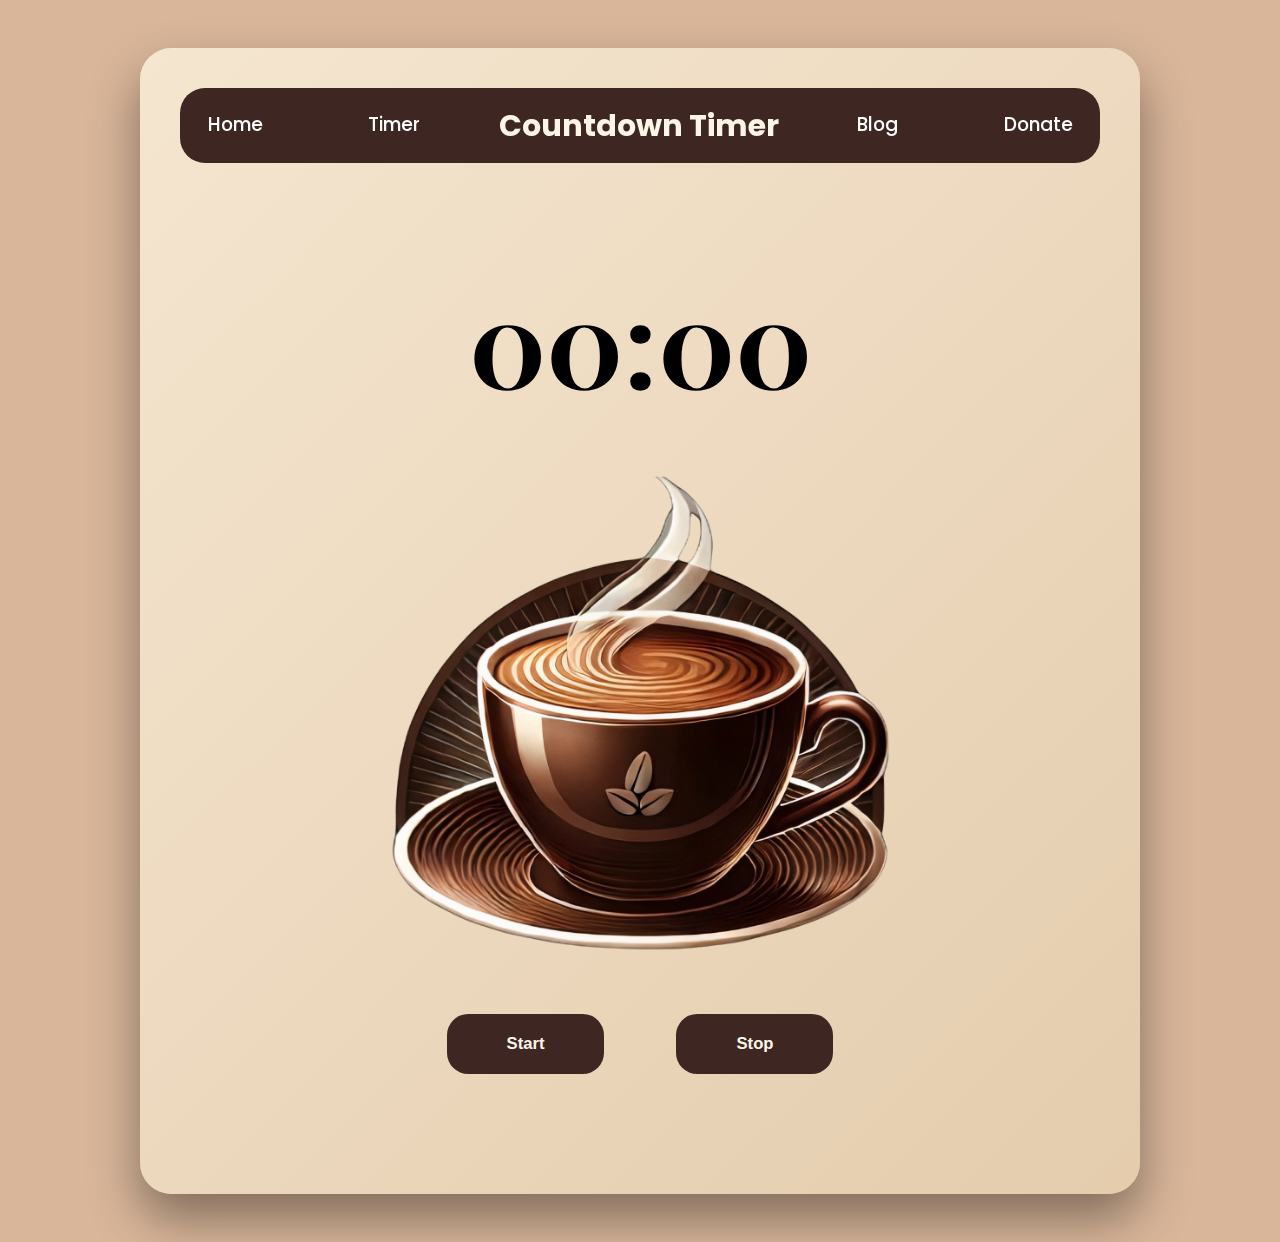
<file: index.html>
<!DOCTYPE html>
<html lang="en">
  <head>
    <meta charset="UTF-8" />
    <meta http-equiv="X-UA-Compatible" content="IE=edge" />
    <meta name="viewport" content="width=device-width, initial-scale=1.0" />
    <!--Page title-->
    <title>CoffeeTime: Visual Countdown for Effective Time Management</title>
    <!--description-->
    <meta
      name="description"
      content="Experience a unique coffee-themed countdown timer that helps you track time visually and boost your productivity."
    />
    <!--keywords-->
    <meta
      name="keywords"
      content="Coffee Timer, Countdown Timer, Productivity Timer, Visual Timer, Time Management Tool"
    />
    <meta name="author" content="CoffeeTime" />

    <!--Social Media-->
    <meta
      property="og:title"
      content="CoffeeTime: The Visual Countdown for Time Management Pros"
    />
    <meta
      property="og:description"
      content="Discover the coffee-inspired countdown timer that helps you visually track time and boost your productivity."
    />
    <meta property="og:image" content="#" />
    <meta property="og:url" content="#" />
    <!--Icon-->
    <link rel="icon" href="img/favicon.png" />
    <link rel="stylesheet" href="style.css" />
    <!--Cdnjs and google font links-->
    <link
      rel="stylesheet"
      href="https://cdnjs.cloudflare.com/ajax/libs/font-awesome/6.6.0/css/all.min.css"
      integrity="sha512-Kc323vGBEqzTmouAECnVceyQqyqdsSiqLQISBL29aUW4U/M7pSPA/gEUZQqv1cwx4OnYxTxve5UMg5GT6L4JJg=="
      crossorigin="anonymous"
      referrerpolicy="no-referrer"
    />
    <!--For CountDown Timer text-->
    <link
      href="https://fonts.googleapis.com/css2?family=Poppins:wght@400;700&display=swap"
      rel="stylesheet"
    />
    <!--For numbers on the clock-->
    <!-- Google Fonts link -->
    <link
      href="https://fonts.googleapis.com/css2?family=Poppins:wght@400;700&family=Playfair+Display:wght@700&display=swap"
      rel="stylesheet"
    />
    <!--For Navbar and lil text-->
    <link
      href="https://fonts.googleapis.com/css2?family=Poppins:wght@400;700&family=Playfair+Display:wght@700&family=Open+Sans:wght@400;600&display=swap"
      rel="stylesheet"
    />
    <!-- Google tag (gtag.js) -->
    <script
      async
      src="https://www.googletagmanager.com/gtag/js?id=G-T0JS31T945"
    ></script>
    <script>
      window.dataLayer = window.dataLayer || [];
      function gtag() {
        dataLayer.push(arguments);
      }
      gtag("js", new Date());

      gtag("config", "G-T0JS31T945");
    </script>
  </head>
  <body>
    <div class="main__container">
      <div class="main__content countdown">
        <!--Navbar-->
        <div class="hamburger-menu" id="hamburger-menu">
          <i class="fas fa-bars"></i>
        </div>
        <nav class="nav dis">
          <ul class="navbar__container">
            <li><a href="home.html">Home</a></li>
            <li><a href="index.html">Timer</a></li>
            <li><h3 class="open" id="CountdownText">Countdown Timer</h3></li>
            <li><a href="blog.html">Blog</a></li>
            <li><a href="donate.html">Donate</a></li>
          </ul>
        </nav>

        <!--Timer settings-->
        <section class="timer">
          <div class="popup" id="popup">
            <div class="popup__content">
              <h2 class="popUp__title">Customize Your Countdown ⏳</h2>
              <div class="input__container">
                <label for="minutes">Minutes:</label>
                <input type="number" id="minutes" min="0" placeholder="0" />
                <label for="seconds">Seconds:</label>
                <input
                  type="number"
                  id="seconds"
                  min="0"
                  max="59"
                  placeholder="0"
                />
              </div>
              <button id="set-timer">Let's Start</button>
              <button id="close-popup"><i class="fa fa-times"></i></button>
            </div>
          </div>

          <!--timer & coffe image & buttons-->
          <div class="coffe__contaienr">
            <div class="timer__numbers">
              <h2 id="timer-display" class="open">00:00</h2>
            </div>
            <!--Image-->
            <div class="coffee__img">
              <img src="img/coffeeImg.png" alt="coffee" class="coffee_cup" />
            </div>
          </div>
          <!--Start Stop Button-->
          <div class="btn-container">
            <button id="start-timer">Start</button>
            <button id="stop-timer">Stop</button>
          </div>
        </section>
      </div>
    </div>

    <script src="java/index.js"></script>
  </body>
</html>
</file>
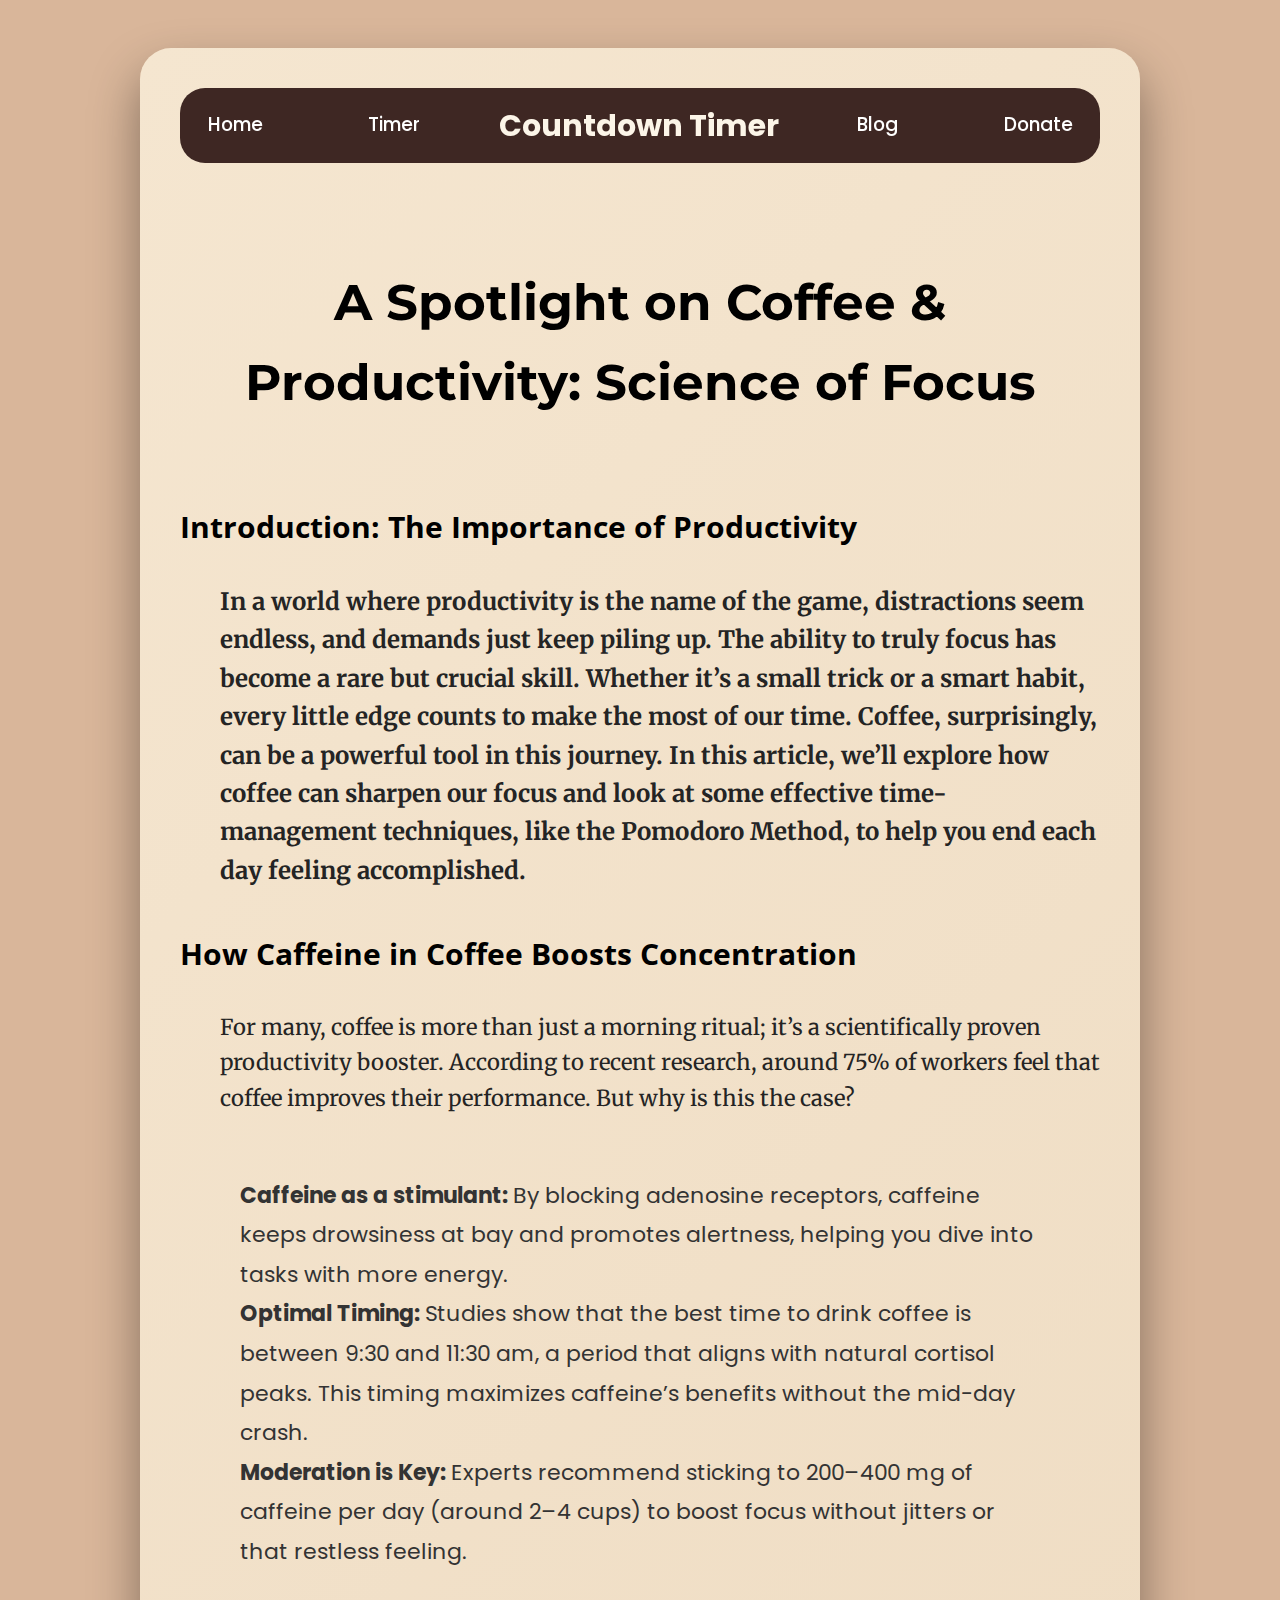
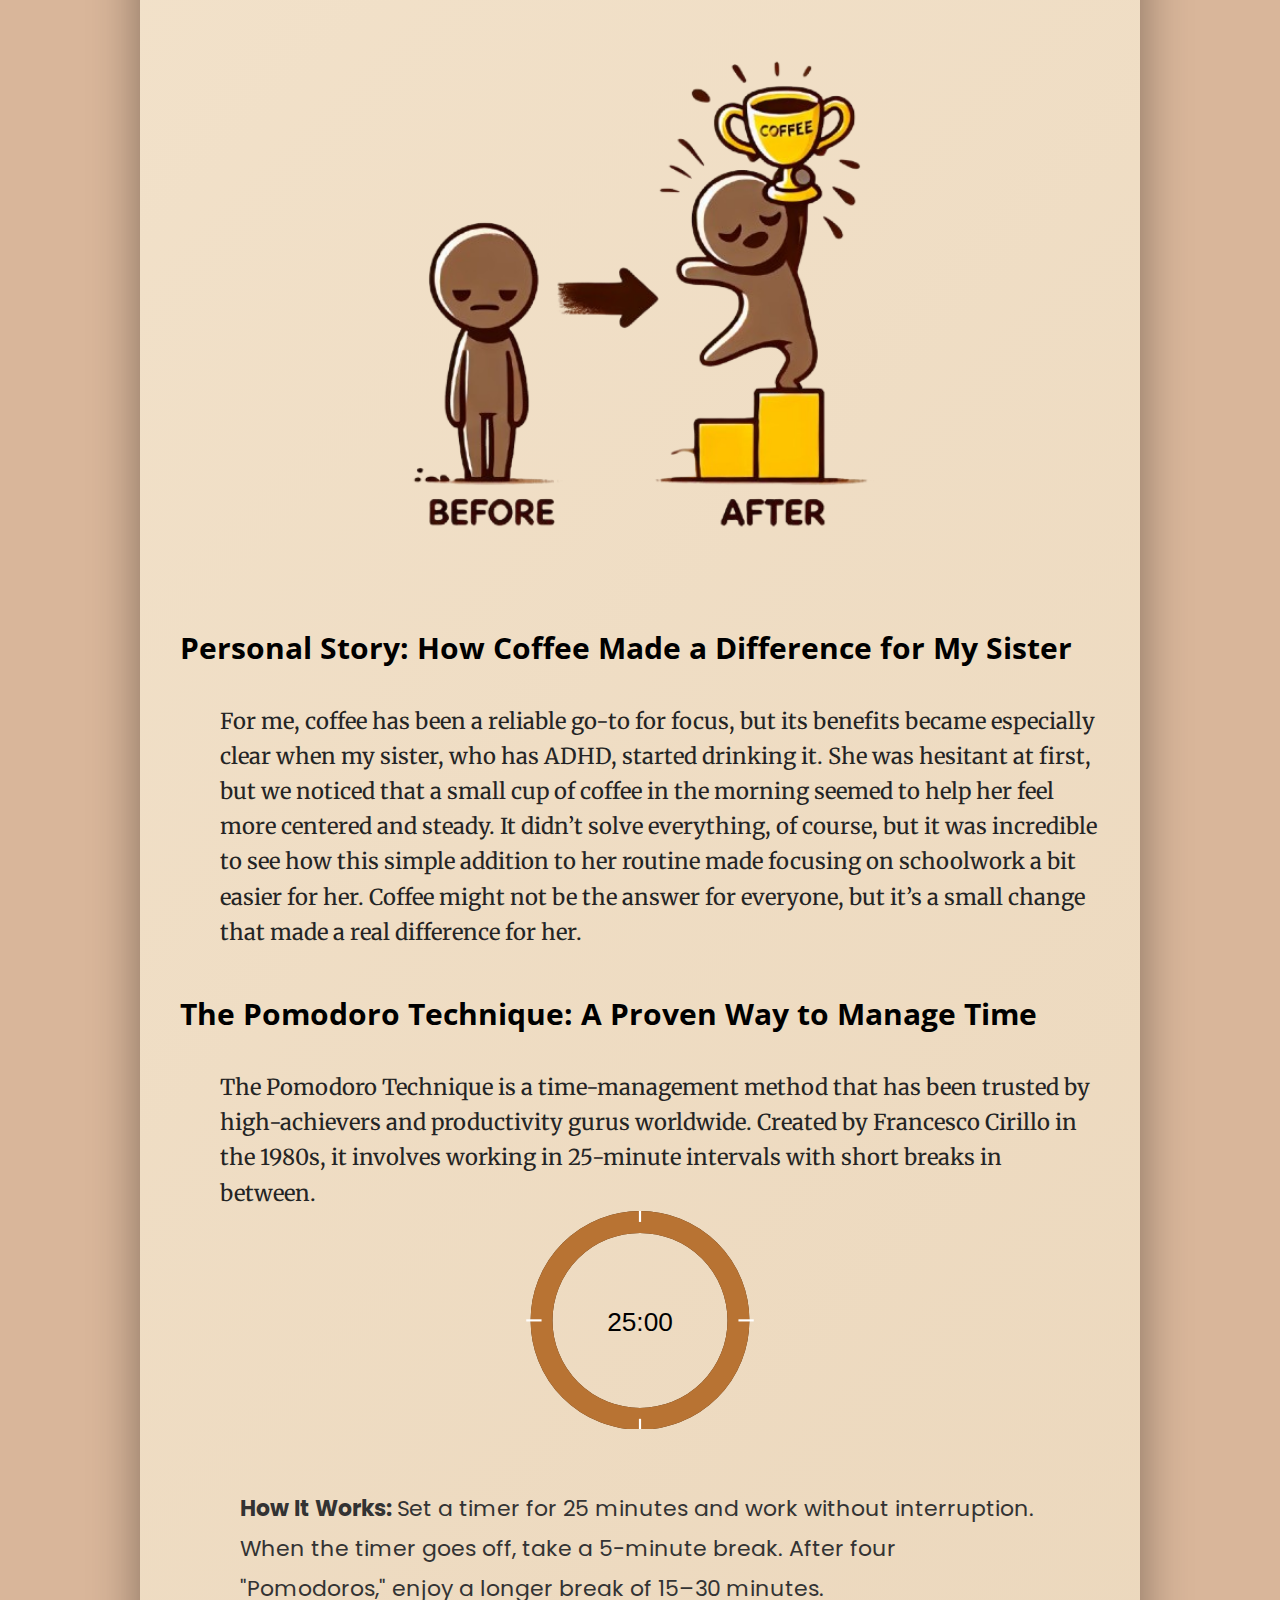
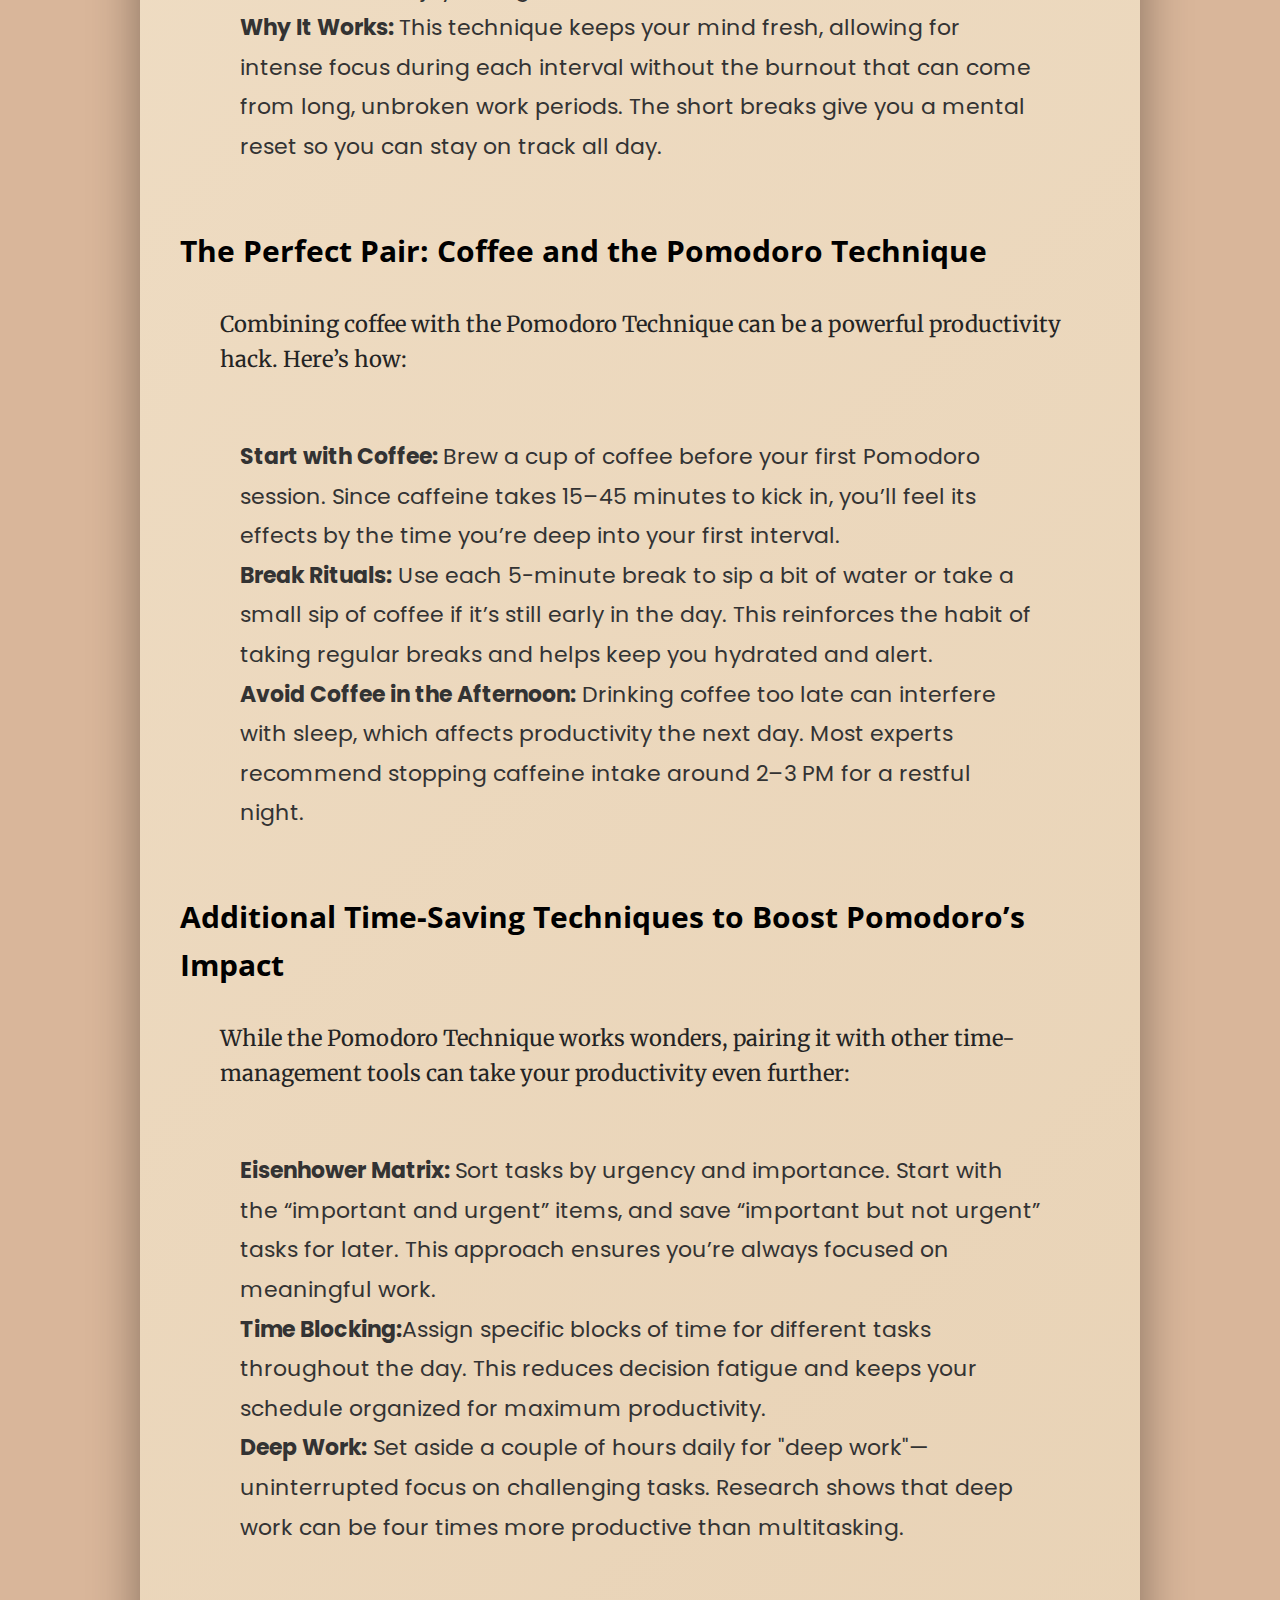
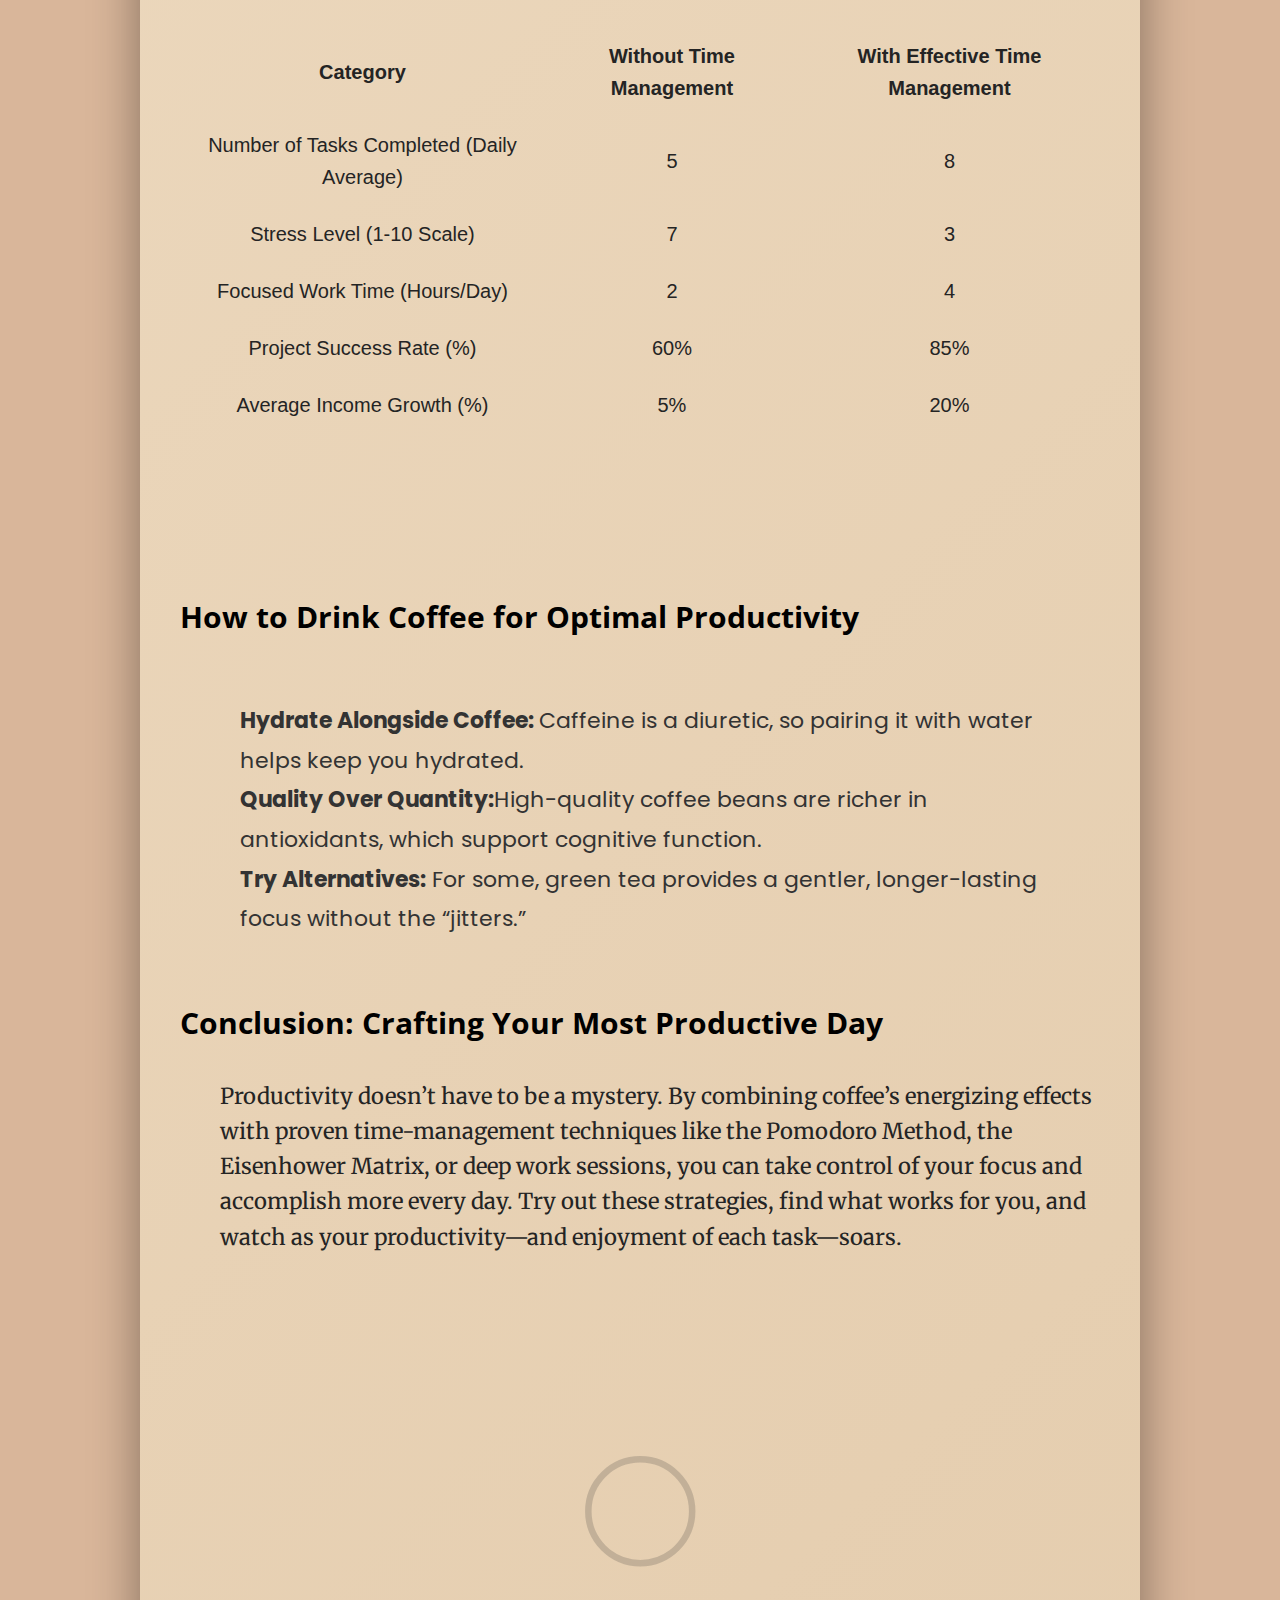
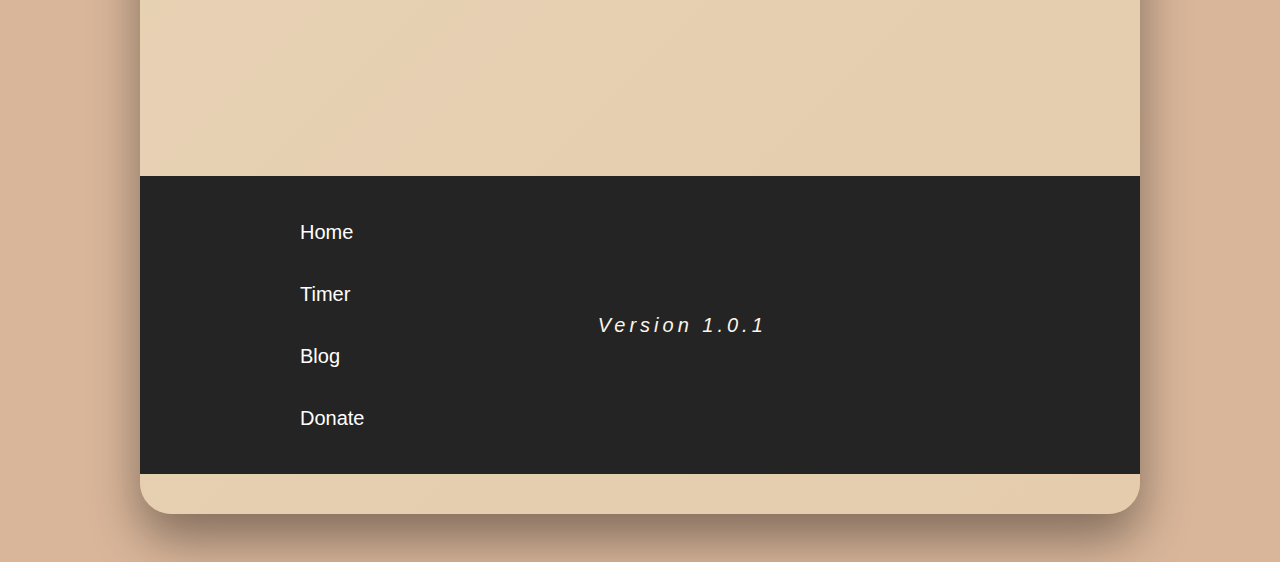
<file: blog.html>
<!DOCTYPE html>
<html lang="en">
    <head>
      <meta charset="UTF-8" />
      <meta http-equiv="X-UA-Compatible" content="IE=edge" />
      <meta name="viewport" content="width=device-width, initial-scale=1.0" />
      <!--Page title-->
      <title>CoffeeTime: Visual Countdown for Effective Time Management</title>
      <!--description-->
      <meta
        name="description"
        content="Experience a unique coffee-themed countdown timer that helps you track time visually and boost your productivity."
      />
      <!--keywords-->
      <meta
        name="keywords"
        content="Coffee Timer, Countdown Timer, Productivity Timer, Visual Timer, Time Management Tool"
      />
      <meta name="author" content="CoffeeTime" />

      <!--Social Media-->
      <meta
        property="og:title"
        content="CoffeeTime: The Visual Countdown for Time Management Pros"
      />
      <meta
        property="og:description"
        content="Discover the coffee-inspired countdown timer that helps you visually track time and boost your productivity."
      />
      <meta property="og:image" content="#" />
      <meta property="og:url" content="#" />
      <!--Icon-->
      <link rel="icon" href="img/favicon.png" />
      <link rel="stylesheet" href="style.css" />
      <!--Cdnjs and google font links-->
      <link
        rel="stylesheet"
        href="https://cdnjs.cloudflare.com/ajax/libs/font-awesome/6.6.0/css/all.min.css"
        integrity="sha512-Kc323vGBEqzTmouAECnVceyQqyqdsSiqLQISBL29aUW4U/M7pSPA/gEUZQqv1cwx4OnYxTxve5UMg5GT6L4JJg=="
        crossorigin="anonymous"
        referrerpolicy="no-referrer"
      />
      <!--For CountDown Timer text-->
      <link
        href="https://fonts.googleapis.com/css2?family=Poppins:wght@400;700&display=swap"
        rel="stylesheet"
      />
      <!--For numbers on the clock-->
      <!-- Google Fonts link -->
      <link
        href="https://fonts.googleapis.com/css2?family=Poppins:wght@400;700&family=Playfair+Display:wght@700&display=swap"
        rel="stylesheet"
      />
      <!--For Navbar and lil text-->
      <link
        href="https://fonts.googleapis.com/css2?family=Poppins:wght@400;700&family=Playfair+Display:wght@700&family=Open+Sans:wght@400;600&display=swap"
        rel="stylesheet"
      />

      <!--For Blog title-->
      <link
        href="https://fonts.googleapis.com/css2?family=Montserrat:wght@400;700&family=Open+Sans:wght@400;600&display=swap"
        rel="stylesheet"
      />

      <!--For blog section text-->
      <link
        href="https://fonts.googleapis.com/css2?family=Merriweather:wght@300;400;700&display=swap"
        rel="stylesheet"
      />

      <!-- Google tag (gtag.js) -->
        <script async src="https://www.googletagmanager.com/gtag/js?id=G-T0JS31T945"></script>
        <script>
          window.dataLayer = window.dataLayer || [];
          function gtag(){dataLayer.push(arguments);}
          gtag('js', new Date());

          gtag('config', 'G-T0JS31T945');
        </script>
    </head>
    <body>
      <div class="main__container blog">
        <div class="main__content blog">
          <!-- Navbar -->
          <div class="hamburger-menu" id="hamburger-menu">
            <i class="fas fa-bars"></i>
          </div>
          <nav class="nav">
            <ul class="navbar__container">
                <li><a href="home.html">Home</a></li>
                <li><a href="index.html">Timer</a></li>
                <li><h3 class="open" id="CountdownText">Countdown Timer</h3></li>
                <li><a href="blog.html">Blog</a></li>
                <li><a href="donate.html">Donate</a></li>
            </ul>
          
          </nav>

          <!-- Blog content -->
          <div class="blog__container">
            <section class="blog__firstPart">
              <h1 class="blog__head">
                A Spotlight on Coffee & Productivity: Science of Focus
              </h1>
              <h3 class="blog__subtitle">
                Introduction: The Importance of Productivity
              </h3>
              <p class="blog__text introduction">
                In a world where productivity is the name of the game,
                distractions seem endless, and demands just keep piling up. The
                ability to truly focus has become a rare but crucial skill.
                Whether it’s a small trick or a smart habit, every little edge
                counts to make the most of our time. Coffee, surprisingly, can
                be a powerful tool in this journey. In this article, we’ll
                explore how coffee can sharpen our focus and look at some
                effective time-management techniques, like the Pomodoro Method,
                to help you end each day feeling accomplished.
              </p>
            </section>
            </div>

            <section class="blog__secondPart">
              <h3 class="blog__subtitle">
                How Caffeine in Coffee Boosts Concentration
              </h3>
              <p class="blog__text">
                For many, coffee is more than just a morning ritual; it’s a
                scientifically proven productivity booster. According to recent
                research, around 75% of workers feel that coffee improves their
                performance. But why is this the case?
              </p>

              <ul class="blog__unorderedList">
                <li class="blog__listItem">
                  <strong>Caffeine as a stimulant: </strong>By blocking
                  adenosine receptors, caffeine keeps drowsiness at bay and
                  promotes alertness, helping you dive into tasks with more
                  energy.
                </li>
                <li class="blog__listItem">
                  <strong>Optimal Timing: </strong>Studies show that the best
                  time to drink coffee is between 9:30 and 11:30 am, a period
                  that aligns with natural cortisol peaks. This timing maximizes
                  caffeine’s benefits without the mid-day crash.
                </li>
                <li class="blog__listItem">
                  <strong>Moderation is Key: </strong>Experts recommend sticking
                  to 200–400 mg of caffeine per day (around 2–4 cups) to boost
                  focus without jitters or that restless feeling.
                </li>
              </ul>

              <!-- Image about succes and coffee -->
              <div class="coffePerson">
                <img src="/img/afterCoffe.png" alt="CoffeMan" />
              </div>
            </section>

            <section class="blog__thirdPart">
              <h3 class="blog__subtitle">
                Personal Story: How Coffee Made a Difference for My Sister
              </h3>
              <p class="blog__text">
                For me, coffee has been a reliable go-to for focus, but its
                benefits became especially clear when my sister, who has ADHD,
                started drinking it. She was hesitant at first, but we noticed
                that a small cup of coffee in the morning seemed to help her
                feel more centered and steady. It didn’t solve everything, of
                course, but it was incredible to see how this simple addition to
                her routine made focusing on schoolwork a bit easier for her.
                Coffee might not be the answer for everyone, but it’s a small
                change that made a real difference for her.
              </p>
            </section>

            <section class="blog__fourthPart">
              <h3 class="blog__subtitle">
                The Pomodoro Technique: A Proven Way to Manage Time
              </h3>
              <p class="blog__text">
                The Pomodoro Technique is a time-management method that has been
                trusted by high-achievers and productivity gurus worldwide.
                Created by Francesco Cirillo in the 1980s, it involves working
                in 25-minute intervals with short breaks in between.
              </p>

              <!-- This is the instatn Timer 20Minutes speed run-->
              <div class="timer-container">
                <svg id="pomodoro-timer" width="600" height="175" viewBox="0 0 100 100">

                  <!-- This is the clock -->
                  <circle cx="50" cy="50" r="45" stroke="#4B2E17" stroke-width="10" fill="none" />
                  <circle
                    id="progress"
                    cx="50"
                    cy="50"
                    r="45"
                    stroke="#b87333"
                    stroke-width="10"
                    fill="none"
                    stroke-dasharray="282.6"
                    stroke-dashoffset="0"
                  />
                  <g id="tick-marks" s></g>
                  <text
                    id="time"
                    x="50"
                    y="55"
                    stroke="#00000"
                    text-anchor="middle"
                    font-size="12"
                    font-family="Arial"
                  >
                    25:00
                  </text>
                  <g id="pomodoro-bubble" opacity="0">
                    <!-- Thought bubble -->
                    <rect
                      x="120"
                      y="12"
                      rx="5"
                      ry="5"
                      width="50"
                      height="20"
                      fill="#b87333"
                      stroke="#4B2E17"
                      stroke-width="1"
                    />
                    <!-- triangle -->
                    <line
                    x1="115"
                    y1="30"
                    x2="98"
                    y2="40"
                    stroke="#000000"
                    stroke-width="2"
                  />
                    <!-- text -->
                    <text
                      x="145"
                      y="25"
                      fill="#FFFFFF"
                      font-size="8"
                      text-anchor="middle"
                      font-family="Arial"
                    >
                      Pomodoro
                    </text>
                  </g>
                </svg>
              </div>

              <ul class="blog__unorderedList">
                <li class="blog__listItem">
                  <strong>How It Works: </strong>Set a timer for 25 minutes and
                  work without interruption. When the timer goes off, take a
                  5-minute break. After four "Pomodoros," enjoy a longer break
                  of 15–30 minutes.
                </li>
                <li class="blog__listItem">
                  <strong>Why It Works: </strong>This technique keeps your mind
                  fresh, allowing for intense focus during each interval without
                  the burnout that can come from long, unbroken work periods.
                  The short breaks give you a mental reset so you can stay on
                  track all day.
                </li>
              </ul>
            </section>

            <section class="blog__fifthPart">
              <h3 class="blog__subtitle">
                The Perfect Pair: Coffee and the Pomodoro Technique
              </h3>
              <p class="blog__text">
                Combining coffee with the Pomodoro Technique can be a powerful
                productivity hack. Here’s how:
              </p>
              <ul class="blog__unorderedList">
                <li class="blog__listItem">
                  <strong>Start with Coffee: </strong>Brew a cup of coffee
                  before your first Pomodoro session. Since caffeine takes 15–45
                  minutes to kick in, you’ll feel its effects by the time you’re
                  deep into your first interval.
                </li>
                <li class="blog__listItem">
                  <strong>Break Rituals:</strong> Use each 5-minute break to sip
                  a bit of water or take a small sip of coffee if it’s still
                  early in the day. This reinforces the habit of taking regular
                  breaks and helps keep you hydrated and alert.
                </li>
                <li class="blog__listItem">
                  <strong>Avoid Coffee in the Afternoon:</strong> Drinking
                  coffee too late can interfere with sleep, which affects
                  productivity the next day. Most experts recommend stopping
                  caffeine intake around 2–3 PM for a restful night.
                </li>
              </ul>
            </section>
            <section class="blog__sixthPart">
              <h3 class="blog__subtitle">
                Additional Time-Saving Techniques to Boost Pomodoro’s Impact
              </h3>
              <p class="blog__text">
                While the Pomodoro Technique works wonders, pairing it with
                other time-management tools can take your productivity even
                further:
              </p>

              <ul class="blog__unorderedList">
                <li class="blog__listItem">
                  <strong>Eisenhower Matrix: </strong>Sort tasks by urgency and
                  importance. Start with the “important and urgent” items, and
                  save “important but not urgent” tasks for later. This approach
                  ensures you’re always focused on meaningful work.
                </li>
                <li class="blog__listItem">
                  <strong>Time Blocking:</strong>Assign specific blocks of time
                  for different tasks throughout the day. This reduces decision
                  fatigue and keeps your schedule organized for maximum
                  productivity.
                </li>
                <li class="blog__listItem">
                  <strong>Deep Work:</strong> Set aside a couple of hours daily
                  for "deep work"—uninterrupted focus on challenging tasks.
                  Research shows that deep work can be four times more
                  productive than multitasking.
                </li>
              </ul>

              <!-- Table about the success and Time management -->
              <table class="TimeMangement" id="timeManagementTable">
                <thead>
                  <tr>
                    <th>Category</th>
                    <th>Without Time Management</th>
                    <th>With Effective Time Management</th>
                  </tr>
                </thead>
                <tbody>
                  <tr>
                    <td>Number of Tasks Completed (Daily Average)</td>
                    <td>5</td>
                    <td>8</td>
                  </tr>
                  <tr>
                    <td>Stress Level (1-10 Scale)</td>
                    <td>7</td>
                    <td>3</td>
                  </tr>
                  <tr>
                    <td>Focused Work Time (Hours/Day)</td>
                    <td>2</td>
                    <td>4</td>
                  </tr>
                  <tr>
                    <td>Project Success Rate (%)</td>
                    <td>60%</td>
                    <td>85%</td>
                  </tr>
                  <tr>
                    <td>Average Income Growth (%)</td>
                    <td>5%</td>
                    <td>20%</td>
                  </tr>
                </tbody>
              </table>
            </section>

            <section class="blog__sevenththPart">
              <h3 class="blog__subtitle">
                How to Drink Coffee for Optimal Productivity
              </h3>
              <ul class="blog__unorderedList">
                <li class="blog__listItem">
                  <strong>Hydrate Alongside Coffee: </strong>Caffeine is a
                  diuretic, so pairing it with water helps keep you hydrated.
                </li>
                <li class="blog__listItem">
                  <strong>Quality Over Quantity:</strong>High-quality coffee
                  beans are richer in antioxidants, which support cognitive
                  function.
                </li>
                <li class="blog__listItem">
                  <strong>Try Alternatives:</strong> For some, green tea
                  provides a gentler, longer-lasting focus without the
                  “jitters.”
                </li>
              </ul>
            </section>
            <section class="blog__eightPart">
              <h3 class="blog__subtitle">
                Conclusion: Crafting Your Most Productive Day
              </h3>
              <p class="blog__text">
                Productivity doesn’t have to be a mystery. By combining coffee’s
                energizing effects with proven time-management techniques like
                the Pomodoro Method, the Eisenhower Matrix, or deep work
                sessions, you can take control of your focus and accomplish more
                every day. Try out these strategies, find what works for you,
                and watch as your productivity—and enjoyment of each task—soars.
              </p>
            </section>

            <!-- Final checkmark draw it out -->
            <section class="checkMark">
              <div class="checkIcon">
                <div id="checkmark-container">
                  <svg id="checkmark" viewBox="0 0 52 52" width="90" height="90">
                    <circle
                        cx="26"
                        cy="26"
                        r="24"
                        fill="none"
                        stroke="#3333"
                        stroke-width="3"
                      ></circle>
                    <path id="checkmark-path" fill="none" stroke="#4caf50" stroke-width="5" stroke-linecap="round" d="M14 27l10 10L38 14"></path>
                  </svg>
                </div>
              </div>
            </section>


            <!-- Footer -->
            <section class="footer">
              <div class="links__container">
                <ul class="footer__links">
                  <li><a class="footerLink" href="home.html">Home</a></li>
                  <li><a class="footerLink" href="index.html">Timer</a></li>
                  <li><a class="footerLink" href="blog.html">Blog</a></li>
                  <li><a class="footerLink" href="donate.html">Donate</a></li>
                </ul>
              </div>

              <div class="footer-copyright">
                <p>Version 1.0.1</p>
              </div>

              <div class="social-media__container">
                <ul class="social-media">
                  <li><a href="#"><i class="fa-brands fa-youtube"></i></a></li>
                  <li><a href="#"><i class="fa-brands fa-instagram"></i></a></li>
                  <li><a href="#"><i class="fa-brands fa-tiktok"></i></a></li>
                </ul>
              </div>
            </section>
          </div>
        </div>
      </div>
      <script src="java/blog.js"></script>
    </body>
  </html>
</html>
</file>
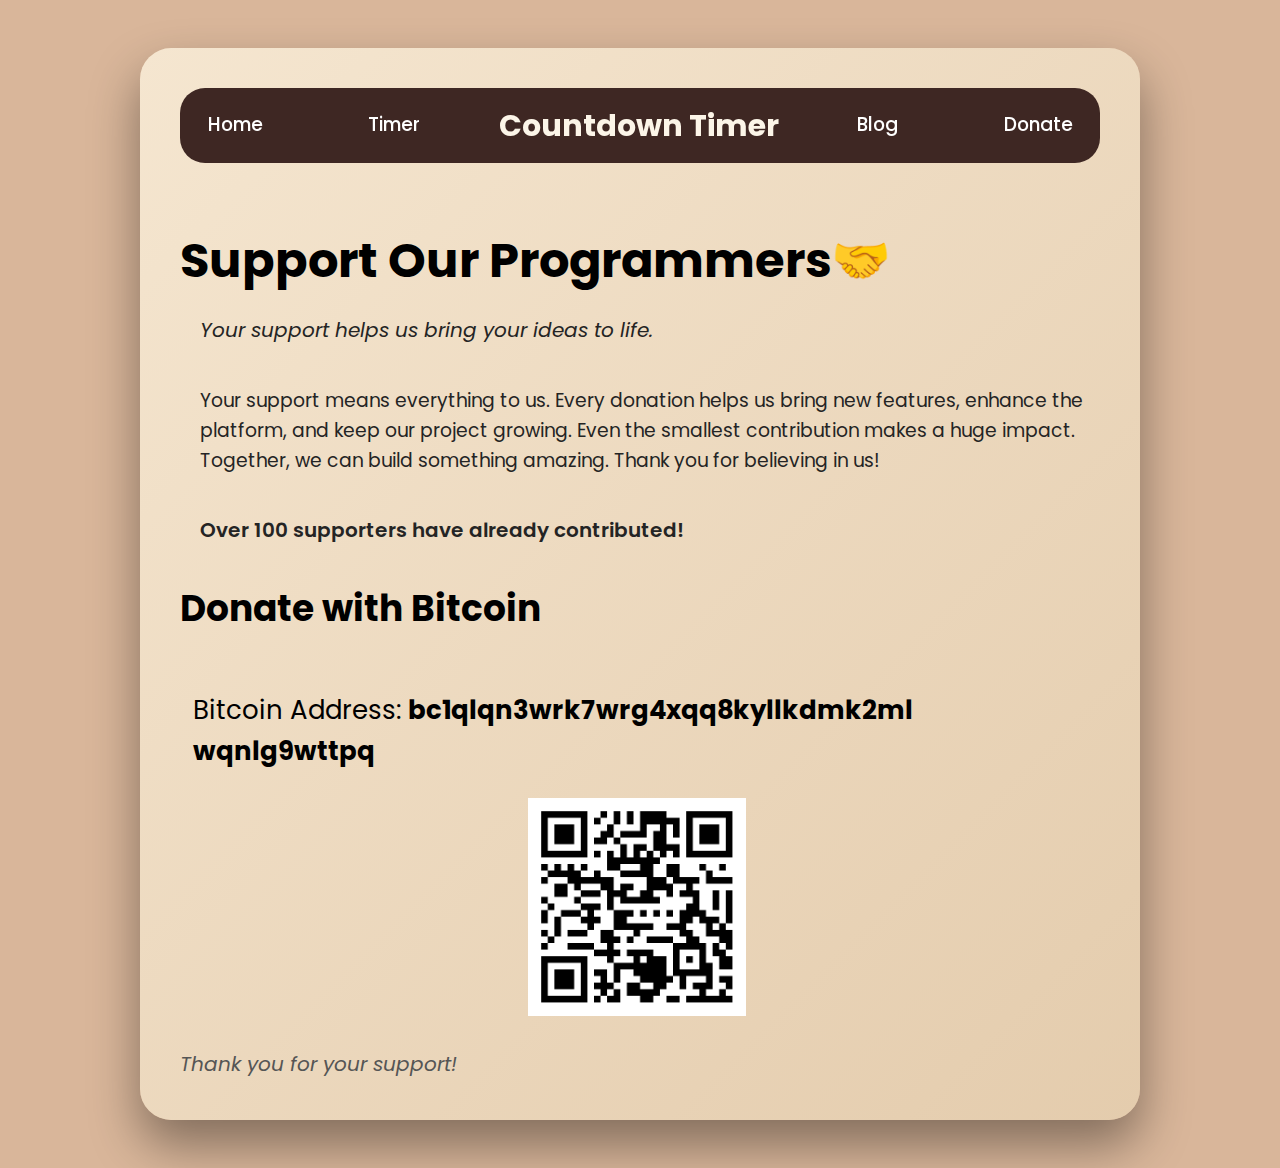
<file: donate.html>
<!DOCTYPE html>
<html lang="en">
  <head>
    <meta charset="UTF-8" />
    <meta http-equiv="X-UA-Compatible" content="IE=edge" />
    <meta name="viewport" content="width=device-width, initial-scale=1.0" />
    <!--Page title-->
    <title>CoffeeTime: Visual Countdown for Effective Time Management</title>
    <!--description-->
    <meta
      name="description"
      content="Experience a unique coffee-themed countdown timer that helps you track time visually and boost your productivity."
    />
    <!--keywords-->
    <meta
      name="keywords"
      content="Coffee Timer, Countdown Timer, Productivity Timer, Visual Timer, Time Management Tool"
    />
    <meta name="author" content="CoffeeTime" />

    <!--Social Media-->
    <meta
      property="og:title"
      content="CoffeeTime: The Visual Countdown for Time Management Pros"
    />
    <meta
      property="og:description"
      content="Discover the coffee-inspired countdown timer that helps you visually track time and boost your productivity."
    />
    <meta property="og:image" content="#" />
    <meta property="og:url" content="#" />
    <!--Icon-->
    <link rel="icon" href="img/favicon.png" />
    <link rel="stylesheet" href="style.css" />
    <!--Cdnjs and google font links-->
    <link
      rel="stylesheet"
      href="https://cdnjs.cloudflare.com/ajax/libs/font-awesome/6.6.0/css/all.min.css"
      integrity="sha512-Kc323vGBEqzTmouAECnVceyQqyqdsSiqLQISBL29aUW4U/M7pSPA/gEUZQqv1cwx4OnYxTxve5UMg5GT6L4JJg=="
      crossorigin="anonymous"
      referrerpolicy="no-referrer"
    />
    <!--For CountDown Timer text-->
    <link
      href="https://fonts.googleapis.com/css2?family=Poppins:wght@400;700&display=swap"
      rel="stylesheet"
    />
    <!--For numbers on the clock-->
    <!-- Google Fonts link -->
    <link
      href="https://fonts.googleapis.com/css2?family=Poppins:wght@400;700&family=Playfair+Display:wght@700&display=swap"
      rel="stylesheet"
    />
    <!--For Navbar and lil text-->
    <link
      href="https://fonts.googleapis.com/css2?family=Poppins:wght@400;700&family=Playfair+Display:wght@700&family=Open+Sans:wght@400;600&display=swap"
      rel="stylesheet"
    />
    <!-- Google tag (gtag.js) -->
      <script async src="https://www.googletagmanager.com/gtag/js?id=G-T0JS31T945"></script>
      <script>
        window.dataLayer = window.dataLayer || [];
        function gtag(){dataLayer.push(arguments);}
        gtag('js', new Date());

        gtag('config', 'G-T0JS31T945');
      </script>
  </head>
  <body>
    <div class="main__container">
      <div class="main__content countdown">
        <!--Navbar-->
        <div class="hamburger-menu" id="hamburger-menu">
          <i class="fas fa-bars"></i>
        </div>
        <nav class="nav dis">
          <ul class="navbar__container">
            <li><a href="home.html">Home</a></li>
            <li><a href="index.html">Timer</a></li>
            <li><h3 class="open" id="CountdownText">Countdown Timer</h3></li>
            <li><a href="blog.html">Blog</a></li>
            <li><a href="donate.html">Donate</a></li>
          </ul>
        </nav>

        <!-- Donation part of the page -->
        <div class="donation-page">
          <h1 class="donation__title">Support Our Programmers🤝</h1>
          <p>
            <i class="donation__quote"
              >Your support helps us bring your ideas to life.</i
            >
          </p>

          <p class="donation__text">
            Your support means everything to us. Every donation helps us bring
            new features, enhance the platform, and keep our project growing.
            Even the smallest contribution makes a huge impact. Together, we can
            build something amazing. Thank you for believing in us!
          </p>
          <p class="donation__info">Over 100 supporters have already contributed!</p>
          </p>

          <!-- Bitcoin -->
          <div class="bitcoin-section">
            <h2 class="donation__subtitle">Donate with Bitcoin</h2>
            <!-- Bitcoin address -->
            <div class="btc-address">
              Bitcoin Address:
              <strong> bc1qlqn3wrk7wrg4xqq8kyllkdmk2mlwqnlg9wttpq</strong>
            </div>
            <img src="img/bitcoinQRCode.png" alt="QR Code" class="qr-code" />
          </div>

          <p class="thank-you">Thank you for your support!</p>
        </div>
      </div>
    </div>
    <script src="java/donate.js"></script>
  </body>
</html>
</file>
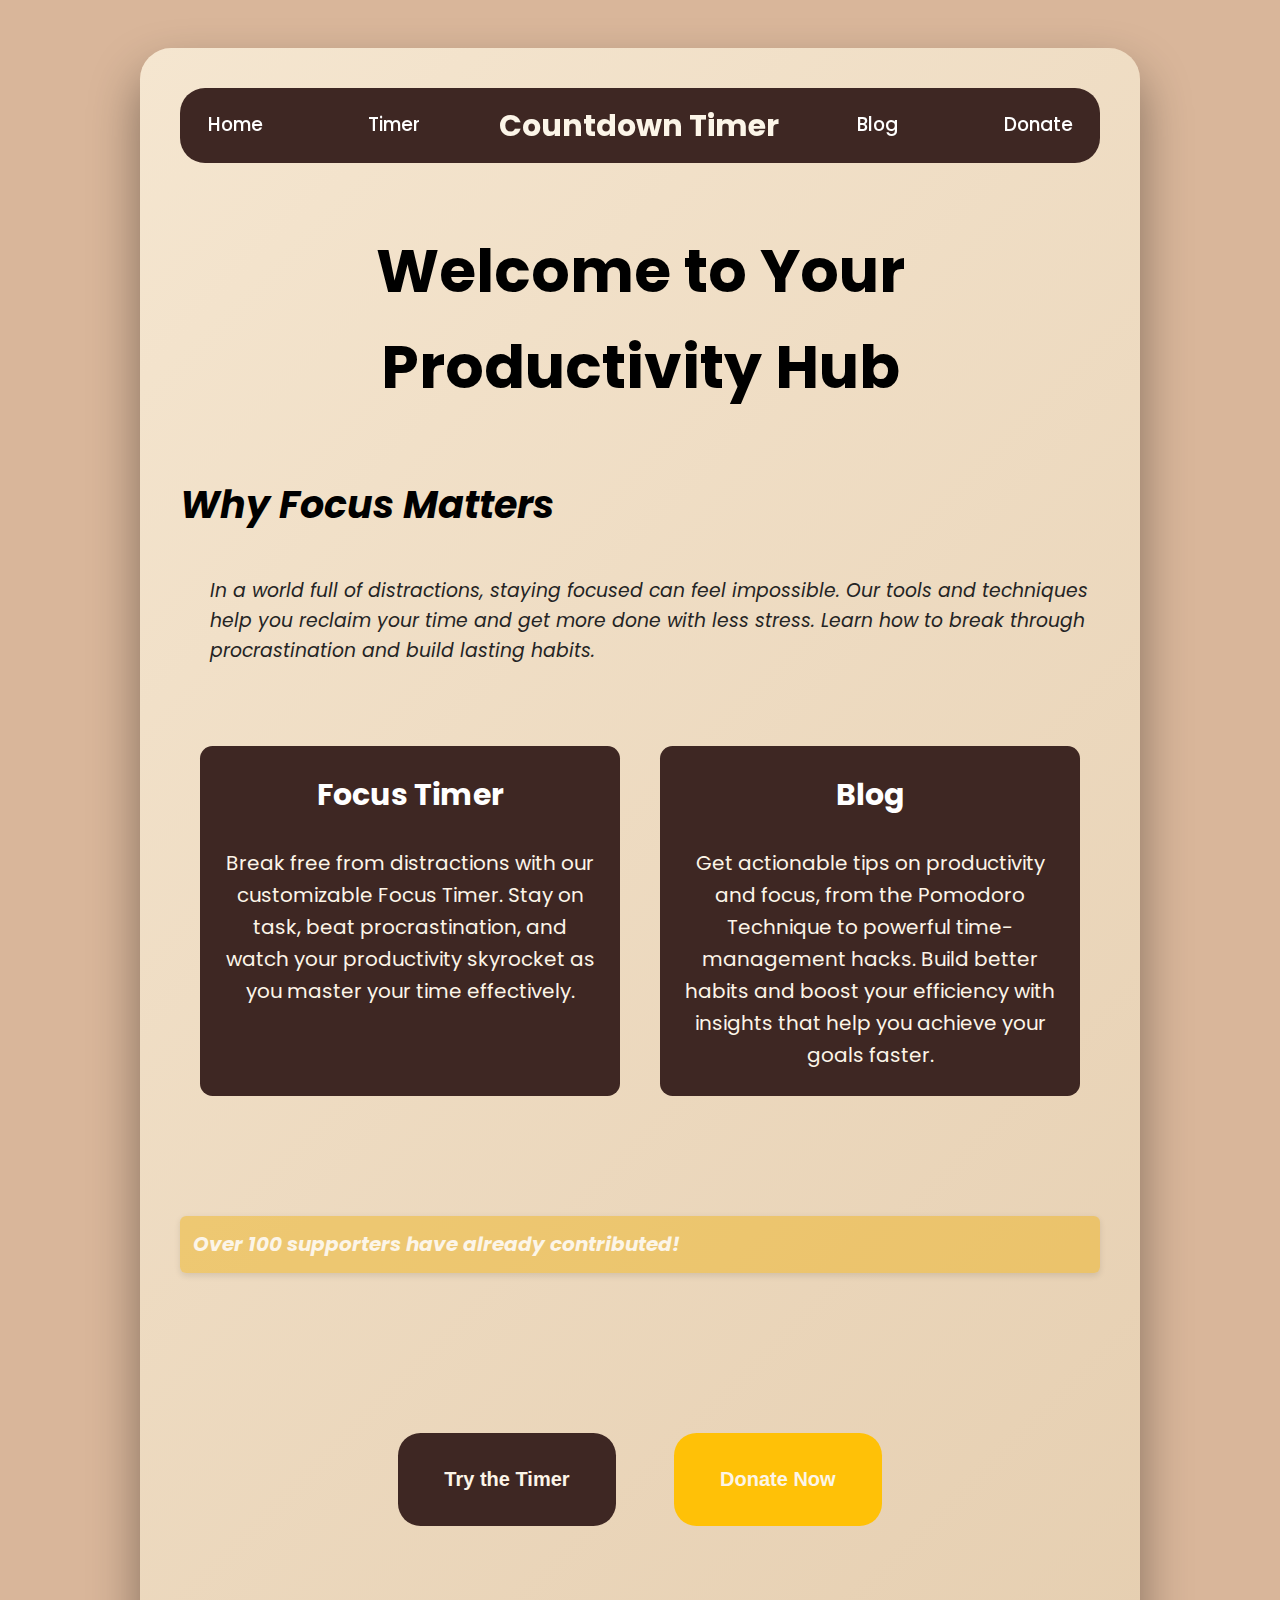
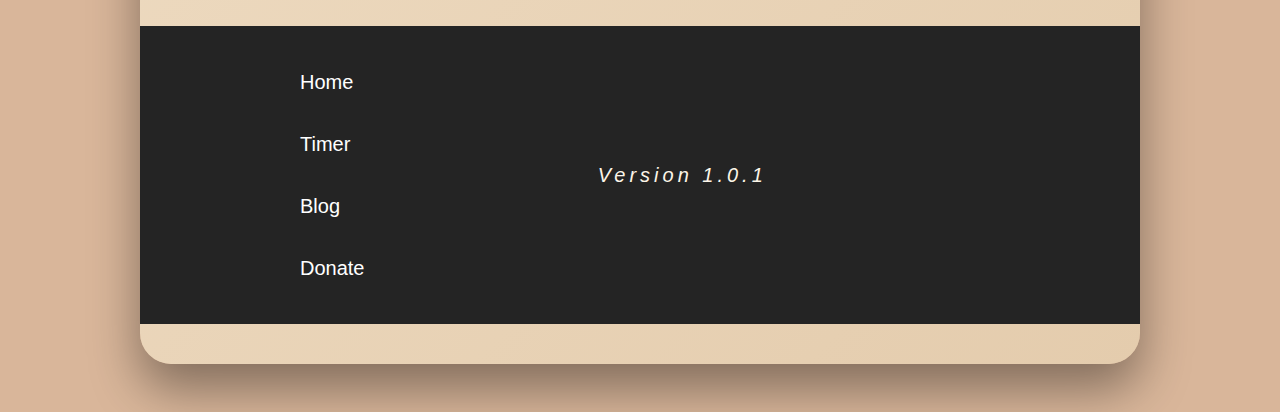
<file: home.html>
<!DOCTYPE html>
<html lang="en">
  <head>
    <meta charset="UTF-8" />
    <meta http-equiv="X-UA-Compatible" content="IE=edge" />
    <meta name="viewport" content="width=device-width, initial-scale=1.0" />
    <!--Page title-->
    <title>CoffeeTime: Visual Countdown for Effective Time Management</title>
    <!--description-->
    <meta
      name="description"
      content="Experience a unique coffee-themed countdown timer that helps you track time visually and boost your productivity."
    />
    <!--keywords-->
    <meta
      name="keywords"
      content="Coffee Timer, Countdown Timer, Productivity Timer, Visual Timer, Time Management Tool"
    />
    <meta name="author" content="CoffeeTime" />

    <!--Social Media-->
    <meta
      property="og:title"
      content="CoffeeTime: The Visual Countdown for Time Management Pros"
    />
    <meta
      property="og:description"
      content="Discover the coffee-inspired countdown timer that helps you visually track time and boost your productivity."
    />
    <meta property="og:image" content="#" />
    <meta property="og:url" content="#" />
    <!--Icon-->
    <link rel="icon" href="img/favicon.png" />
    <link rel="stylesheet" href="style.css" />
    <!--Cdnjs and google font links-->
    <link
      rel="stylesheet"
      href="https://cdnjs.cloudflare.com/ajax/libs/font-awesome/6.6.0/css/all.min.css"
      integrity="sha512-Kc323vGBEqzTmouAECnVceyQqyqdsSiqLQISBL29aUW4U/M7pSPA/gEUZQqv1cwx4OnYxTxve5UMg5GT6L4JJg=="
      crossorigin="anonymous"
      referrerpolicy="no-referrer"
    />
    <!--For CountDown Timer text-->
    <link
      href="https://fonts.googleapis.com/css2?family=Poppins:wght@400;700&display=swap"
      rel="stylesheet"
    />
    <!--For numbers on the clock-->
    <!-- Google Fonts link -->
    <link
      href="https://fonts.googleapis.com/css2?family=Poppins:wght@400;700&family=Playfair+Display:wght@700&display=swap"
      rel="stylesheet"
    />
    <!--For Navbar and lil text-->
    <link
      href="https://fonts.googleapis.com/css2?family=Poppins:wght@400;700&family=Playfair+Display:wght@700&family=Open+Sans:wght@400;600&display=swap"
      rel="stylesheet"
    />

    <!-- Google tag (gtag.js) -->
      <script async src="https://www.googletagmanager.com/gtag/js?id=G-T0JS31T945"></script>
      <script>
        window.dataLayer = window.dataLayer || [];
        function gtag(){dataLayer.push(arguments);}
        gtag('js', new Date());

        gtag('config', 'G-T0JS31T945');
      </script>
  </head>
  <body>
    <div class="main__container">
      <div class="main__content countdown">
        <!--Navbar-->
        <div class="hamburger-menu" id="hamburger-menu">
          <i class="fas fa-bars"></i>
        </div>
        <nav class="nav">
          <ul class="navbar__container">
            <li><a href="home.html">Home</a></li>
            <li><a href="index.html">Timer</a></li>
            <li><h3 class="open" id="CountdownText">Countdown Timer</h3></li>
            <li><a href="blog.html">Blog</a></li>
            <li><a href="donate.html">Donate</a></li>
          </ul>
        </nav>

        <header>
            <h1 class="home__title">Welcome to Your Productivity Hub</h1>
        </header>

        <section class="about-section">
            <h2 class="about__title">Why Focus Matters</h2>
            <p class="about__text">
              In a world full of distractions, staying focused can feel impossible. 
              Our tools and techniques help you reclaim your time and get more done 
              with less stress. Learn how to break through procrastination and build lasting habits.
            </p>
        </section>
    
        <section class="features">
          <div class="feature-item blog">
              <h2 class="feature-item__title">Focus Timer</h2>
              <p class="features-item__text blog">Break free from distractions with our customizable Focus Timer. Stay on task, beat procrastination, and watch your productivity skyrocket as you master your time effectively.</p>
          </div>

          <div class="feature-item">
              <h2 class="feature-item__title">Blog</h2>
              <p class="features-item__text">Get actionable tips on productivity and focus, from the Pomodoro Technique to powerful time-management hacks. Build better habits and boost your efficiency with insights that help you achieve your goals faster.</p>
          </div>
        </section>
    
        <section class="support-info">
            <p>Over 100 supporters have already contributed!</p>
        </section>
    
        <div class="cta-buttons">
            <button onclick="window.location.href='index.html'">Try the Timer</button>
            <button onclick="window.location.href='donate.html';">Donate Now</button>
        </div>
    
        <section class="footer">
            <div class="links__container">
              <ul class="footer__links">
                <li><a class="footerLink" href="home.html">Home</a></li>
                <li><a class="footerLink" href="index.html">Timer</a></li>
                <li><a class="footerLink" href="blog.html">Blog</a></li>
                <li><a class="footerLink" href="donate.html">Donate</a></li>
              </ul>
            </div>

            <div class="footer-copyright">
              <p>Version 1.0.1</p>
            </div>

            <div class="social-media__container">
              <ul class="social-media">
                <li><a href="#"><i class="fa-brands fa-youtube"></i></a></li>
                <li><a href="#"><i class="fa-brands fa-instagram"></i></a></li>
                <li><a href="#"><i class="fa-brands fa-tiktok"></i></a></li>
              </ul>
            </div>
          </section>
    <script src="java/home.js"></script>
  </body>
</html>
</file>
<file: style.css>
*,
*::before,
*::after {
  margin: 0;
  padding: 0;
  box-sizing: border-box;
}

/* basic colors */
:root {
  --primary-color: #3e2723;
  --secondary-color: #ffc107;
  --background-color: rgba(217, 182, 154, 1);
  --text-color: rgba(252, 245, 232, 255);
}

html {
  font-size: 100%;
  scroll-behavior: smooth;
}

body {
  margin: 3rem;
  font-family: "Poppins", sans-serif;
  background-color: var(--background-color);
  color: var(--text-color);
  line-height: 1.6;
  display: flex;
  justify-content: center;
  align-items: flex-start;
  height: auto;
  min-height: 100vh;
}

/*Here we create that surface where we work*/
.main__container {
  zoom: 125%;
  background: linear-gradient(135deg, #f5e6d0, #e4ccad);
  border-radius: 25px;
  padding: 2rem;
  box-shadow: 0 20px 40px rgba(0, 0, 0, 0.4);
  max-width: 800px;
  width: 100%;
  min-height: 40vh;
}

/*Navbar*/
.nav {
  position: sticky;
  top: 0rem;
  width: 100%;
  max-width: 800px;
  margin: 0 auto;
  height: 60px;
  font-size: 0;
  background-color: var(--primary-color);
  border-radius: 20px;
  z-index: 200;
  transition: all 0.3s ease-in-out;
}

/* Hamburger menu bar hide*/
.hamburger-menu i {
  display: none;
  cursor: pointer;
  position: fixed;
  top: 1rem;
  right: 1rem;
  font-size: 2rem;
  color: white;
  z-index: 500;
}

.hamburger-menu i:hover {
  opacity: 0.6;
}

/* Add sticky class to navbar */
.sticky {
  width: calc(100% + 4rem);
  max-width: calc(800px + 4rem);
  padding: 0 2rem;
  margin-left: -2rem;
  margin-right: -2rem;
  border-radius: 0px;
  background-color: #704e3a;
  box-shadow: 0 4px 15px rgba(0, 0, 0, 0.4);
  transition: all 0.4s cubic-bezier(0.68, -0.55, 0.27, 1.55);
}

/*Form the links in the navbar*/
.nav a {
  font-weight: 500;
  font-size: 15px;
  color: white;
  text-decoration: none;
  line-height: 50px;
  position: relative;
  z-index: 1;
  display: inline-block;
  text-align: center;
  display: block;
  padding: 5px 22px;
  border-radius: 20px;
}

.navbar__container {
  display: flex;
  justify-content: space-between;
  align-items: center;
  position: relative;
}

/*Animations*/
.nav a::after {
  content: "";
  position: absolute;
  width: 0;
  height: 3px;
  background-color: var(--secondary-color);
  bottom: 10px;
  left: 50%;
  transform: translateX(-50%);
  transition: width 0.45s ease;
}

.nav a:hover::after {
  width: 80%;
}

/*This is the CountDown Timer text at the middle of the navbar*/
h3 {
  font-size: 1.5rem;
  color: var(--text-color);
  font-weight: bold;
  text-align: center;
}

a {
  text-decoration: none;
}

li {
  list-style: none;
}

i {
  color: white;
}

/* Timer text Numbers */
.timer {
  display: flex;
  flex-direction: column;
}

.timer__numbers {
  text-align: center;
  margin-top: 4rem;
  font-size: 4rem;
  font-family: "Playfair Display", serif;
  color: black;
}

/* Coffee cup img */
.coffee_cup {
  width: 400px;
  height: auto;
  display: block;
  margin: 2rem auto 10px auto;
}

/* Start Stop buttons */
.btn-container {
  display: flex;
  justify-content: center;
}

#start-timer,
#stop-timer {
  margin: 2.5rem 1.8rem 4rem;
  padding: 1rem 3rem;
  background: var(--primary-color);
  color: var(--text-color);
  border: none;
  border-radius: 17px;
  cursor: pointer;
  font-weight: bold;
  transition: transform 0.3s ease, box-shadow 0.3 ease;
}

#start-timer:hover,
#stop-timer:hover {
  transform: translateY(-2px);
  box-shadow: 0 8px 15px rgba(0, 0, 0, 0.4);
}

/* Popup windows */
.popup {
  position: fixed;
  top: 0;
  left: 0;
  width: 100%;
  height: 100%;
  background-color: rgba(0, 0, 0, 0.5);
  display: flex;
  justify-content: center;
  align-items: center;
  visibility: hidden;
  opacity: 0;
  transition: opacity 0.3s ease;
  backdrop-filter: blur(4px);
  z-index: 100;
}

.popup__content {
  position: relative;
  max-height: 580px;
  background-color: var(--primary-color);
  color: var(--secondary-color);
  padding: 5rem;
  border-radius: 15px;
  text-align: center;
  width: 500px;
  .popUp__title {
    padding-bottom: 5rem;
    font-size: 2rem;
  }
}

/* Labels and inouts are here */
.input__container {
  display: flex;
  gap: 1rem;
  align-items: center;
  font-weight: 600;
}

input {
  width: 70px;
  padding: 0.5rem;
  margin: 0.5rem 0;
  border-radius: 20px;
  border: none;
}

/* This is the button in the popup window */
#set-timer {
  padding: 0.8rem 2rem;
  margin-top: 7rem;
  border: none;
  border-radius: 15px;
  background: var(--secondary-color);
  color: var(--primary-color);
  font-weight: bold;
  font-size: 1.2rem;
  cursor: pointer;
  transition: background 0.3s ease, transform 0.2s ease;
}

#set-timer:hover {
  background: #e6a700;
  transform: translateY(-2px);
  box-shadow: 0 8px 15px rgba(0, 0, 0, 0.4);
}

/* Close Popup window icon */
#close-popup {
  position: absolute;
  top: 30px;
  right: 35px;
  background: none;
  border: none;
  font-size: 1.5rem;
  color: rgb(26, 26, 26);
  cursor: pointer;
  transition: transform 0.2s ease;
}
#close-popup:hover {
  color: black;
  transform: scale(1.15);
}

/* add show class to popup */
.popup.show {
  visibility: visible;
  opacity: 1;
}

/*Blog*/
.blog__container {
  color: black;
}
.blog__subtitle {
  color: black;
}

/* title of blog */
.blog__head {
  margin: 5rem 2rem 4rem 2rem;
  font-size: 2.5rem;
  text-align: center;
  font-family: "Montserrat", sans-serif;
  font-weight: 700;
}

/* subtitles of blog */
.blog__subtitle {
  text-align: left;
  margin-bottom: 1.6rem;
  margin-top: 2rem;
  font-size: 1.5rem;
  font-weight: 700;
  font-family: "Open Sans", sans-serif;
}

/* texts of blog */
.blog__text {
  text-align: left;
  margin-left: 2rem;
  font-family: "Merriweather", serif;
  font-size: 1.1rem;
  color: #242424;
}

/* lists */
.blog__unorderedList {
  margin: 3rem;
  font-size: 1.1rem;
  line-height: 1.8;
}
.blog__listItem {
  color: #333333;
  transition: color 0.2s ease-in, font-weight 0.2s ease-in, transform 0.2s ease;
}

.blog__listItem:hover {
  font-weight: 600;
  color: #8b5e3c;
  text-shadow: 0px 1px 2px rgba(0, 0, 0, 0.2);
  transform: scale(1.02);
}

/* First Paragraph */
.introduction {
  font-weight: 700;
  font-size: 1.2rem;
}

/* Image about success and coffee */
.coffePerson {
  display: flex;
  justify-content: center;
  margin: 2rem 0;
}

.coffePerson img {
  max-width: 60%;
  height: auto;
}
/* This is the Promodoro example timer */
.timer-container {
  display: flex;
  justify-content: center;
}

#pomodoro-timer {
  align-items: center;
}

/* draw progress bar */
#progress {
  transition: stroke-dashoffset 0.5s linear;
}

/* Time management table*/
.TimeMangement {
  width: 100%;
  border-collapse: collapse;
  font-family: Arial, sans-serif;
  font-size: 16px;
  color: #242424;
  margin: 4rem auto 8rem auto;
}

.TimeMangement th,
.TimeMangement td {
  padding: 10px;
  text-align: center;
}

/* Draw checkmark */
#checkmark-path {
  stroke-dasharray: 150;
  stroke-dashoffset: 150;
  stroke: #4caf50;
  stroke-width: 5;
  stroke-linecap: round;
  transition: stroke-dashoffset 0.8s ease-in-out; /* slower, smoother animation */
}

.checkIcon {
  display: flex;
  justify-content: center;
  margin: 10rem auto 7rem auto;
}

.show-checkmark {
  opacity: 1;
  transform: scale(1);
}

.animate-checkmark #checkmark-path {
  stroke-dashoffset: 0; /*draw out animation*/
}

/* Donate page */
.donation-page {
  color: black;
}

.donation__title {
  font-size: 2.4rem;
  margin: 3rem auto 0.7rem auto;
  color: black;
}
.donation__quote {
  color: #242424;
  font-size: 1rem;
  margin-left: 1rem;
}

.donation__subtitle {
  font-size: 1.8rem;
  margin-top: 20px;
  margin-bottom: 0.6rem;
  color: black;
}

.donation__text {
  margin: 2rem auto auto 1rem;
  font-size: 15px;
  color: #242424;
}

/* Bitcoin part style */
.bitcoin-section {
  margin-top: 1.7rem;
}
.donation__info {
  color: #242424;
  font-size: 1rem;
  margin: 1.9rem auto auto 1rem;
  font-weight: 600;
}

.btc-address {
  color: black;
  padding: 10px;
  border-radius: 5px;
  margin: 2rem 8rem auto auto;
  word-break: break-all;
  font-size: 1.3rem;
}

.qr-code {
  width: 180px;
  height: auto;
  margin: 10px auto;
  display: flex;
  justify-content: center;
}

/* Thank message */
.thank-you {
  margin-top: 20px;
  font-style: italic;
  color: #555;
}

/* Home */
header {
  text-align: center;
  margin-bottom: 20px;
}

header h1 {
  margin: 3rem auto 3rem auto;
  color: black;
  font-size: 3rem;
}

header p {
  font-size: 1.1rem;
  color: #242424;
  margin-bottom: 2rem;
}

.about__title {
  font-size: 1.9rem;
  margin-top: 20px;
  margin-bottom: 0.6rem;
  color: black;
  font-style: italic;
}

.about__text {
  margin: 2rem auto auto 1.5rem;
  font-size: 15px;
  color: #242424;
  font-style: italic;
}

/* Features section */
.features {
  display: flex;
  justify-content: center;
  gap: 2rem;
  padding: 1rem;
  margin-bottom: 20px;
  min-height: 15rem;
}
/* features cards */
.feature-item {
  background-color: var(--primary-color);
  padding: 20px;
  border-radius: 10px;
  color: var(--text-color);
  flex: 1;
  text-align: center;
  margin-top: 3rem;
}
.feature-item__title {
  margin-bottom: 1.4rem;
  color: white;
  font-size: 1.8;
}

/* smoother yellow section and the shadow function */
.support-info {
  background-color: #eeaf046b;
  color: var(--dark-color);
  font-weight: bold;
  padding: 10px;
  margin-top: 5rem;
  margin-bottom: -1rem;
  border-radius: 5px;
  box-shadow: 0 2px 5px rgba(0, 0, 0, 0.1);
}

.support-info p {
  color: var(--text-color);
  font-style: italic;
}

/* Buttons at the home page */
.cta-buttons {
  display: flex;
  justify-content: center;
  gap: 2.9rem;
  margin-top: 9rem;
  margin-bottom: -5rem;
}

.cta-buttons button {
  padding: 28px 37px;
  border: none;
  border-radius: 18px;
  cursor: pointer;
  font-size: 16px;
  font-weight: bold;
  transition: background-color 0.3s;
}

/* hover the home buttons */
.cta-buttons button:hover {
  scale: 1.1;
}

/* Timer Button */
.cta-buttons button:first-of-type {
  background-color: var(--primary-color);
  color: var(--text-color);
}
/* Donation Button */
.cta-buttons button:last-of-type {
  background-color: var(--secondary-color);
  color: var(--dark-color);
}
/* footer */
.footer {
  background-color: #242424;
  font-family: "Roboto", sans-serif;
  display: flex;
  justify-content: space-between;
  align-items: center;
  width: 100%;
  position: relative;
  width: calc(100% + 4rem);
  max-width: calc(800px + 4rem);
  padding: 0 4rem;
  margin-left: -2rem;
  margin-right: -2rem;
  margin-top: 10rem;
  height: calc(500vh -3rem);
}

/* contents of footer */
.social-media,
.footer__links {
  padding: 2rem;
  display: flex;
  flex-direction: column;
  flex-wrap: wrap;
  gap: 1.5rem;
}

.footerLink {
  color: white;
  padding-left: 2rem;
}
.footerLink:hover {
  color: #007bff;
}

.social-media {
  font-size: 2.3rem;
  padding-right: 3rem;
}

/* Blue color for the highlight */
.social-media a:hover i {
  color: #1e90ff;
}

.footer-copyright {
  font-style: italic;
  letter-spacing: 0.2rem;
}
/* Under 450 optimased the content*/
@media (max-width: 450px) {
  /* Nav disappear */
  .navbar__container {
    display: flex;
    right: -100%;
    position: fixed;
    z-index: 600;
    transition: right 0.3s ease-in-out;
  }

  /* Text appearing*/
  body {
    margin: 0rem;
    line-height: 1.6;
  }

  /*Here we create that surface where we work*/
  .main__container {
    zoom: 100%;
    border-radius: 0px;
    padding: 1.3rem;
  }

  .blog__head {
    margin: auto;
    font-size: 1.5rem;
    text-align: center;
    font-weight: 600;
  }

  /* subtitles of blog */
  .blog__subtitle {
    font-size: 1.4rem;
    font-weight: 600;
  }

  /* texts of blog */
  .blog__text {
    margin-left: 1rem;
    font-size: 1rem;
  }

  /* Numbers optimased */
  .timer__numbers {
    display: flex;
    justify-content: center;
    position: relative;
    top: -1.5rem;
  }

  /* Coffecup */
  .coffee_cup {
    width: 280px;
    height: auto;
    display: block;
    margin: 1rem auto;
  }

  /* start buttons and stop buttons */
  #start-timer,
  #stop-timer {
    padding: 1rem 2rem !important;
  }

  /* Footer */
  .footer {
    padding: 0.8rem;
    margin-top: 1rem;
  }
}

/* 375px under */
@media (max-width: 375px) {
  .media-message {
    font-size: 1rem;
    padding: 0.5rem;
  }

  .timer__numbers {
    top: -2.5rem;
    font-size: 3rem;
  }

  .coffee_cup {
    width: 250px;
  }

  #start-timer,
  #stop-timer {
    padding: 0.6rem 1.5rem;
  }
}

@media (max-width: 650px) {
  /* text reduction */
  h3 {
    font-size: 0.9rem;
  }

  body {
    margin: 0rem;
    line-height: 1.6;
    align-items: center;
  }

  /*Here we create that surface where we work*/
  .main__container {
    zoom: 100%;
    border-radius: 0px;
    padding: 1.3rem;
  }

  .blog__head {
    margin: auto;
    font-size: 1.5rem;
    text-align: center;
    font-weight: 600;
  }

  /* subtitles of blog */
  .blog__subtitle {
    font-size: 1.4rem;
    font-weight: 600;
  }

  /* texts of blog */
  .blog__text {
    margin-left: 1rem;
    font-size: 1rem;
  }

  /* Hamburger icon appearing */
  .nav.sticky .hamburger-menu {
    display: block;
    cursor: pointer;
    position: fixed;
    top: 1.4rem;
    right: 0.8rem;
    z-index: 300;
  }

  .hamburger-menu i {
    display: block;
    color: black;
    font-size: 2.2rem;
    pointer-events: auto;
  }

  .nav {
    background-color: transparent;
    box-shadow: none;
  }

  .timer__numbers {
    display: flex;
    justify-content: center;
    position: relative;
    top: -6.5rem;
  }

  .coffee_cup {
    width: 300px;
    display: flex;
    justify-content: center;
    position: relative;
    top: -3.5rem;
  }

  /* Navigation menu appear */
  .navbar__container {
    position: fixed;
    top: 0;
    right: -100%;
    width: 250px;
    height: 100%;
    background-color: var(--primary-color);
    flex-direction: column;
    gap: 1.5rem;
    padding: 2rem;
    transition: right 0.3s ease;
    z-index: 150;
  }

  /* nav appear when click */
  .navbar__container.show {
    right: 0;
  }

  #start-timer,
  #stop-timer {
    padding: 1.4rem 3.5rem;
  }
  .blog__head {
    margin-top: -1rem;
  }

  .coffePerson img {
    max-width: 100%;
  }

  /* Footer style */
  .footer {
    display: flex;
    justify-content: space-between;
    align-items: flex-start;
    padding: 1.6rem;
    margin-top: 2rem;
  }

  .social-media,
  .footer__links {
    padding: 1rem;
    display: flex;
    gap: 1rem;
    justify-content: flex-start;
    width: 100%;
  }

  .footerLink {
    padding-left: 0.5rem;
    font-size: 0.9rem;
  }

  .TimeMangement th,
  .TimeMangement td {
    padding: 5px;
  }
  .social-media {
    font-size: 1.5rem;
    padding-right: 0.5rem;
  }

  .footer-copyright {
    letter-spacing: 0.1rem;
    font-size: 0.8rem;
    margin-top: 5rem;
  }

  .blog__head {
    font-size: 2.4rem;
  }

  .introduction {
    font-weight: 600;
    font-size: 1.12rem;
  }

  #pomodoro-bubble {
    display: none;
  }

  #pomodoro-timer {
    margin-top: 4rem;
  }

  /* home */

  .home__title {
    margin-top: -1rem;
    font-size: 3.5rem;
  }
  .features {
    flex-direction: column;
    padding: 0.5rem;
  }

  .feature-item {
    background-color: var(--primary-color);
    color: var(--text-color);
    text-align: center;
    flex: none;
    width: 100%;
    height: 100%;
    margin-top: 0.5rem;
    padding: 15px 20px;
    border-radius: 15px;
    margin-top: 4rem;
  }
  /* features cards */
  .feature-item__title {
    margin-bottom: 1.4rem;
    color: white;
    font-size: 1.8rem;
  }

  .features-item__text {
    font-size: 1rem;
    line-height: 1.5;
    color: var(--text-color);
  }

  .cta-buttons button {
    margin-bottom: 6rem;
  }

  .blog {
    padding-bottom: 1.4rem;
  }
}

/* Under 768px */
@media (max-width: 768px) {
  h3 {
    font-size: 1.1rem;
  }

  .main__container {
    zoom: 105%;
  }
}

/* Under 894px */
@media (max-width: 894px) {
  h3 {
    font-size: 1.1rem;
  }

  .main__container {
    zoom: 112%;
  }
}
</file>
